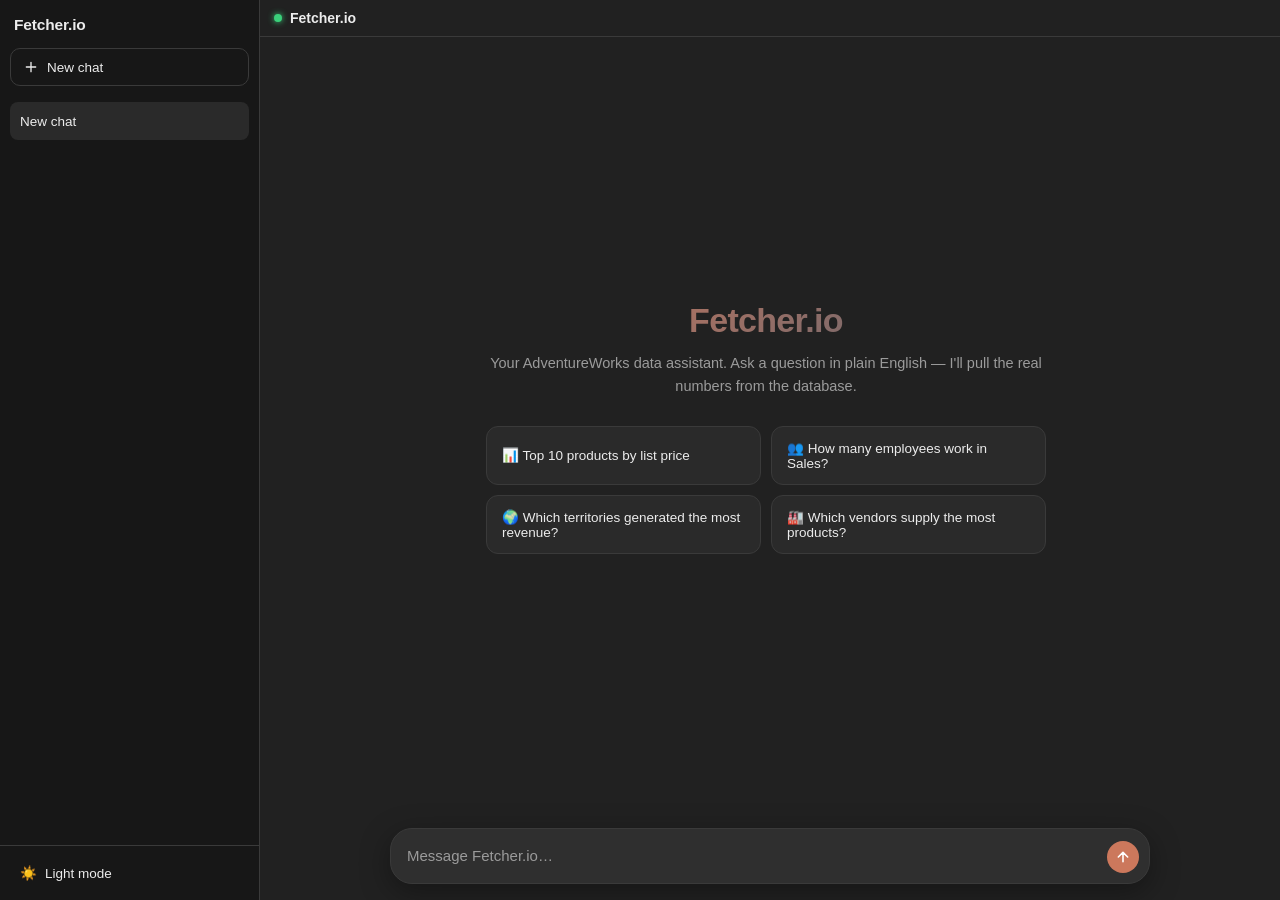
<file: chatbot_ui/index.html>
<!DOCTYPE html>
<html lang="en" data-theme="dark">
<head>
  <meta charset="UTF-8" />
  <meta name="viewport" content="width=device-width, initial-scale=1.0" />
  <title>Fetcher.io</title>
  <link rel="stylesheet" href="style.css" />
</head>
<body>
  <div class="app" id="app">
    <div class="sidebar-backdrop" id="sidebarBackdrop"></div>

    <aside class="sidebar" id="sidebar">
      <div class="sidebar-brand">Fetcher.io</div>
      <div class="sidebar-top">
        <button id="newChatBtn" class="new-chat-btn" type="button">
          <svg width="16" height="16" viewBox="0 0 24 24" fill="none" stroke="currentColor" stroke-width="2" stroke-linecap="round" stroke-linejoin="round"><path d="M12 5v14M5 12h14"/></svg>
          <span>New chat</span>
        </button>
      </div>

      <nav class="conversation-list" id="conversationList"></nav>

      <div class="sidebar-bottom">
        <button id="themeToggle" class="icon-text-btn" type="button">
          <span id="themeIcon">☀️</span>
          <span id="themeLabel">Light mode</span>
        </button>
      </div>
    </aside>

    <div class="main">
      <header class="topbar">
        <button id="sidebarToggle" class="icon-btn" type="button" aria-label="Toggle sidebar">
          <svg width="20" height="20" viewBox="0 0 24 24" fill="none" stroke="currentColor" stroke-width="2" stroke-linecap="round" stroke-linejoin="round"><path d="M3 6h18M3 12h18M3 18h18"/></svg>
        </button>
        <div class="topbar-title">
          <span class="dot"></span>
          <span>Fetcher.io</span>
        </div>
        <div class="topbar-spacer"></div>
      </header>

      <main id="messages" class="messages">
        <div class="hero" id="hero">
          <div class="hero-inner">
            <h1 class="hero-title">Fetcher.io</h1>
            <p class="hero-subtitle">
              Your AdventureWorks data assistant. Ask a question in plain
              English — I'll pull the real numbers from the database.
            </p>
            <div class="hero-suggestions">
              <button type="button" class="suggestion-card">📊 Top 10 products by list price</button>
              <button type="button" class="suggestion-card">👥 How many employees work in Sales?</button>
              <button type="button" class="suggestion-card">🌍 Which territories generated the most revenue?</button>
              <button type="button" class="suggestion-card">🏭 Which vendors supply the most products?</button>
            </div>
          </div>
        </div>
        <div class="messages-inner" id="messagesInner"></div>
      </main>

      <div class="composer-wrap">
        <form id="composer" class="composer">
          <textarea
            id="input"
            rows="1"
            autocomplete="off"
            placeholder="Message Fetcher.io…"
            aria-label="Message"
          ></textarea>
          <button id="send" type="submit" aria-label="Send message">
            <svg width="16" height="16" viewBox="0 0 24 24" fill="none" stroke="currentColor" stroke-width="2.4" stroke-linecap="round" stroke-linejoin="round"><path d="M12 19V5M5 12l7-7 7 7"/></svg>
          </button>
        </form>
      </div>
    </div>
  </div>

  <script src="https://cdn.sheetjs.com/xlsx-0.20.3/package/dist/xlsx.full.min.js"></script>
  <script src="app.js"></script>
</body>
</html>
</file>
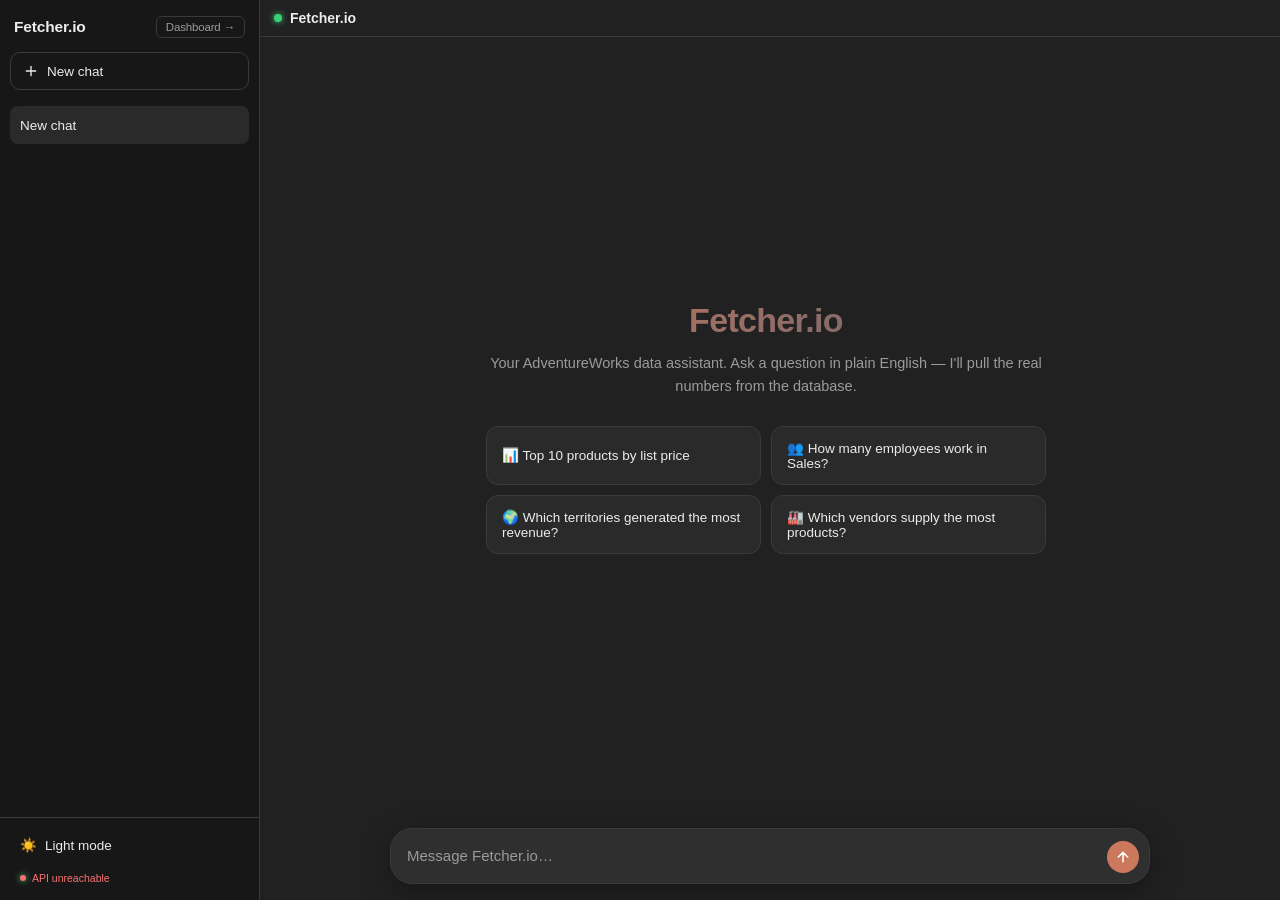
<file: client-side-frontend/chat.html>
<!DOCTYPE html>
<html lang="en" data-theme="dark">
<head>
  <meta charset="UTF-8" />
  <meta name="viewport" content="width=device-width, initial-scale=1.0, viewport-fit=cover" />
  <title>Fetcher.io Chat</title>
  <link rel="stylesheet" href="chat.css" />
</head>
<body>
  <div class="app" id="app">
    <div class="sidebar-backdrop" id="sidebarBackdrop"></div>

    <aside class="sidebar" id="sidebar">
      <div class="sidebar-brand">
        <span>Fetcher.io</span>
        <a class="nav-link" href="index.html">Dashboard →</a>
      </div>
      <div class="sidebar-top">
        <button id="newChatBtn" class="new-chat-btn" type="button">
          <svg width="16" height="16" viewBox="0 0 24 24" fill="none" stroke="currentColor" stroke-width="2" stroke-linecap="round" stroke-linejoin="round"><path d="M12 5v14M5 12h14"/></svg>
          <span>New chat</span>
        </button>
      </div>

      <nav class="conversation-list" id="conversationList"></nav>

      <div class="sidebar-bottom">
        <button id="themeToggle" class="icon-text-btn" type="button">
          <span id="themeIcon">☀️</span>
          <span id="themeLabel">Light mode</span>
        </button>
        <div id="apiStatus" class="api-status"><span class="dot"></span><span id="apiStatusText">Checking API…</span></div>
      </div>
    </aside>

    <div class="main">
      <header class="topbar">
        <button id="sidebarToggle" class="icon-btn" type="button" aria-label="Toggle sidebar">
          <svg width="20" height="20" viewBox="0 0 24 24" fill="none" stroke="currentColor" stroke-width="2" stroke-linecap="round" stroke-linejoin="round"><path d="M3 6h18M3 12h18M3 18h18"/></svg>
        </button>
        <div class="topbar-title">
          <span class="dot"></span>
          <span>Fetcher.io</span>
        </div>
        <div class="topbar-spacer"></div>
      </header>

      <main id="messages" class="messages">
        <div class="hero" id="hero">
          <div class="hero-inner">
            <h1 class="hero-title">Fetcher.io</h1>
            <p class="hero-subtitle">
              Your AdventureWorks data assistant. Ask a question in plain
              English — I'll pull the real numbers from the database.
            </p>
            <div class="hero-suggestions">
              <button type="button" class="suggestion-card">📊 Top 10 products by list price</button>
              <button type="button" class="suggestion-card">👥 How many employees work in Sales?</button>
              <button type="button" class="suggestion-card">🌍 Which territories generated the most revenue?</button>
              <button type="button" class="suggestion-card">🏭 Which vendors supply the most products?</button>
            </div>
          </div>
        </div>
        <div class="messages-inner" id="messagesInner"></div>
      </main>

      <div class="composer-wrap">
        <form id="composer" class="composer">
          <textarea
            id="input"
            rows="1"
            autocomplete="off"
            placeholder="Message Fetcher.io…"
            aria-label="Message"
          ></textarea>
          <button id="send" type="submit" aria-label="Send message">
            <svg width="16" height="16" viewBox="0 0 24 24" fill="none" stroke="currentColor" stroke-width="2.4" stroke-linecap="round" stroke-linejoin="round"><path d="M12 19V5M5 12l7-7 7 7"/></svg>
          </button>
        </form>
      </div>
    </div>
  </div>

  <script src="https://cdn.sheetjs.com/xlsx-0.20.3/package/dist/xlsx.full.min.js"></script>
  <script src="config.js"></script>
  <script src="chat.js"></script>
</body>
</html>
</file>
<file: chatbot_ui/style.css>
:root[data-theme="dark"] {
  --bg: #212121;
  --bg-alt: #2a2a2a;
  --sidebar-bg: #171717;
  --sidebar-hover: #212121;
  --sidebar-active: #2a2a2a;
  --panel-2: #2f2f2f;
  --border: #3a3a3a;
  --text: #ececec;
  --muted: #9b9b9b;
  --accent: #cc785c;
  --accent-text: #ffffff;
  --user-avatar: #5c6370;
  --bot-avatar: #cc785c;
  --input-bg: #2f2f2f;
  --shadow: 0 8px 30px rgba(0, 0, 0, 0.35);
  --code-bg: #0e0e0e;
  --scrollbar: #4a4a4a;
}

:root[data-theme="light"] {
  --bg: #ffffff;
  --bg-alt: #f7f7f8;
  --sidebar-bg: #f9f9f9;
  --sidebar-hover: #ececec;
  --sidebar-active: #e5e5e5;
  --panel-2: #f2f2f3;
  --border: #e3e3e3;
  --text: #2b2c2f;
  --muted: #6e6e80;
  --accent: #cc785c;
  --accent-text: #ffffff;
  --user-avatar: #5c6370;
  --bot-avatar: #cc785c;
  --input-bg: #ffffff;
  --shadow: 0 8px 24px rgba(0, 0, 0, 0.08);
  --code-bg: #f2f2f3;
  --scrollbar: #d9d9df;
}

* { box-sizing: border-box; }

html, body {
  margin: 0;
  height: 100%;
  overflow: hidden;
  background: var(--bg);
  color: var(--text);
  font-family: -apple-system, BlinkMacSystemFont, "Segoe UI", Roboto, "Helvetica Neue", Arial, sans-serif;
  -webkit-font-smoothing: antialiased;
}

button { font-family: inherit; }

/* ── layout ─────────────────────────────────────────────────────────────── */

.app {
  display: flex;
  height: 100vh;
  width: 100%;
}

.sidebar-backdrop {
  display: none;
  position: fixed;
  inset: 0;
  background: rgba(0, 0, 0, 0.45);
  z-index: 15;
}

.sidebar {
  width: 260px;
  flex-shrink: 0;
  background: var(--sidebar-bg);
  display: flex;
  flex-direction: column;
  border-right: 1px solid var(--border);
  transition: margin-left 0.2s ease;
}

.sidebar-brand {
  display: flex;
  align-items: center;
  gap: 8px;
  padding: 16px 14px 4px;
  font-size: 15.5px;
  font-weight: 700;
  letter-spacing: -0.01em;
  color: var(--text);
}

.sidebar-top { padding: 10px; }

.new-chat-btn {
  width: 100%;
  display: flex;
  align-items: center;
  gap: 8px;
  padding: 10px 12px;
  border-radius: 10px;
  border: 1px solid var(--border);
  background: transparent;
  color: var(--text);
  font-size: 13.5px;
  font-weight: 500;
  cursor: pointer;
  transition: background 0.15s;
}
.new-chat-btn:hover { background: var(--sidebar-hover); }

.conversation-list {
  flex: 1;
  overflow-y: auto;
  padding: 6px 10px;
  display: flex;
  flex-direction: column;
  gap: 2px;
}

.conversation-item {
  display: flex;
  align-items: center;
  gap: 8px;
  padding: 9px 10px;
  border-radius: 8px;
  cursor: pointer;
  color: var(--text);
  font-size: 13.5px;
  position: relative;
}
.conversation-item:hover { background: var(--sidebar-hover); }
.conversation-item.active { background: var(--sidebar-active); }

.conversation-title {
  flex: 1;
  overflow: hidden;
  text-overflow: ellipsis;
  white-space: nowrap;
}

.conversation-delete {
  opacity: 0;
  background: none;
  border: none;
  color: var(--muted);
  cursor: pointer;
  padding: 3px;
  border-radius: 5px;
  display: flex;
  align-items: center;
  justify-content: center;
  flex-shrink: 0;
}
.conversation-item:hover .conversation-delete { opacity: 1; }
.conversation-delete:hover { background: var(--border); color: var(--text); }

.sidebar-bottom {
  padding: 10px;
  border-top: 1px solid var(--border);
}

.icon-text-btn {
  width: 100%;
  display: flex;
  align-items: center;
  gap: 8px;
  padding: 9px 10px;
  border-radius: 8px;
  border: none;
  background: transparent;
  color: var(--text);
  font-size: 13.5px;
  cursor: pointer;
}
.icon-text-btn:hover { background: var(--sidebar-hover); }

/* ── main column ────────────────────────────────────────────────────────── */

.main {
  flex: 1;
  min-width: 0;
  display: flex;
  flex-direction: column;
  height: 100vh;
  background: var(--bg);
}

.topbar {
  display: flex;
  align-items: center;
  gap: 10px;
  padding: 10px 14px;
  border-bottom: 1px solid var(--border);
  flex-shrink: 0;
}

.icon-btn {
  background: none;
  border: none;
  color: var(--text);
  cursor: pointer;
  padding: 6px;
  border-radius: 8px;
  display: none;
  align-items: center;
  justify-content: center;
}
.icon-btn:hover { background: var(--bg-alt); }

.topbar-title {
  display: flex;
  align-items: center;
  gap: 8px;
  font-size: 14px;
  font-weight: 600;
}
.topbar-spacer { flex: 1; }

.dot {
  width: 8px; height: 8px; border-radius: 50%;
  background: #3ad07a; box-shadow: 0 0 6px #3ad07a;
}

.messages {
  flex: 1;
  overflow-y: auto;
  scrollbar-gutter: stable;
}
.messages::-webkit-scrollbar { width: 8px; }
.messages::-webkit-scrollbar-thumb { background: var(--scrollbar); border-radius: 8px; }

/* ── empty-state hero (shown until the first message is sent) ─────────── */

.messages.has-hero {
  display: flex;
  align-items: center;
  justify-content: center;
}
.messages.has-hero .messages-inner { display: none; }

.hero {
  display: none;
  width: 100%;
  padding: 20px;
}
.messages.has-hero .hero {
  display: flex;
  justify-content: center;
}

.hero-inner {
  max-width: 560px;
  width: 100%;
  text-align: center;
}

.hero-title {
  font-size: 34px;
  font-weight: 700;
  letter-spacing: -0.02em;
  margin: 0 0 12px;
  background: linear-gradient(135deg, var(--accent), var(--user-avatar));
  -webkit-background-clip: text;
  background-clip: text;
  color: transparent;
}

.hero-subtitle {
  font-size: 14.5px;
  color: var(--muted);
  line-height: 1.6;
  margin: 0 0 28px;
}

.hero-suggestions {
  display: grid;
  grid-template-columns: 1fr 1fr;
  gap: 10px;
}

.suggestion-card {
  text-align: left;
  padding: 13px 15px;
  border-radius: 12px;
  border: 1px solid var(--border);
  background: var(--bg-alt);
  color: var(--text);
  font-size: 13.5px;
  font-family: inherit;
  cursor: pointer;
  transition: background 0.15s, border-color 0.15s, transform 0.1s;
}
.suggestion-card:hover {
  background: var(--panel-2);
  border-color: var(--accent);
}
.suggestion-card:active { transform: scale(0.98); }

@media (max-width: 560px) {
  .hero-suggestions { grid-template-columns: 1fr; }
  .hero-title { font-size: 28px; }
}

.messages-inner {
  max-width: 760px;
  margin: 0 auto;
  padding: 24px 20px 40px;
  display: flex;
  flex-direction: column;
  gap: 2px;
}

/* ── message rows ───────────────────────────────────────────────────────── */

.msg-row {
  display: flex;
  padding: 16px 0;
  border-radius: 12px;
}
.msg-row.bot { background: transparent; }

.msg-inner {
  display: flex;
  gap: 14px;
  width: 100%;
  align-items: flex-start;
}

.avatar {
  width: 30px;
  height: 30px;
  border-radius: 8px;
  flex-shrink: 0;
  display: flex;
  align-items: center;
  justify-content: center;
  font-size: 12.5px;
  font-weight: 700;
  color: #fff;
}
.avatar.user-avatar { background: var(--user-avatar); }
.avatar.bot-avatar { background: var(--bot-avatar); }

.msg-content {
  flex: 1;
  min-width: 0;
  position: relative;
}

.bubble {
  font-size: 15px;
  line-height: 1.65;
  word-wrap: break-word;
}
.bubble p { margin: 0 0 10px; }
.bubble p:last-child { margin-bottom: 0; }
.bubble ul, .bubble ol { margin: 0 0 10px; padding-left: 22px; }
.bubble li { margin-bottom: 4px; }
.bubble strong { font-weight: 700; }
.bubble a { color: var(--accent); text-decoration: underline; }
.bubble code {
  background: var(--code-bg);
  border-radius: 4px;
  padding: 2px 5px;
  font-size: 0.88em;
  font-family: "SFMono-Regular", Consolas, "Liberation Mono", Menlo, monospace;
}
.bubble pre.code-block {
  background: var(--code-bg);
  border-radius: 8px;
  padding: 12px 14px;
  overflow-x: auto;
  margin: 0 0 10px;
}
.bubble pre.code-block code {
  background: none;
  padding: 0;
  font-size: 13px;
  line-height: 1.5;
  color: var(--text);
}

.msg-actions {
  display: flex;
  gap: 4px;
  margin-top: 6px;
  opacity: 0;
  transition: opacity 0.12s;
}
.msg-row:hover .msg-actions { opacity: 1; }

.copy-btn {
  display: flex;
  align-items: center;
  gap: 5px;
  background: none;
  border: none;
  color: var(--muted);
  font-size: 12px;
  padding: 4px 6px;
  border-radius: 6px;
  cursor: pointer;
}
.copy-btn:hover { background: var(--bg-alt); color: var(--text); }

/* ── data table block ──────────────────────────────────────────────────── */

.table-block { margin-top: 10px; width: 100%; }

.table-toolbar {
  display: flex;
  align-items: center;
  justify-content: space-between;
  gap: 10px;
  padding: 8px 10px;
  background: var(--panel-2);
  border: 1px solid var(--border);
  border-bottom: none;
  border-radius: 10px 10px 0 0;
}
.table-count { font-size: 12px; color: var(--muted); }
.table-actions { display: flex; gap: 8px; }
.dl-btn {
  padding: 5px 12px;
  font-size: 12px;
  font-weight: 600;
  color: var(--text);
  background: var(--bg);
  border: 1px solid var(--border);
  border-radius: 7px;
  cursor: pointer;
  transition: background .15s, border-color .15s;
}
.dl-btn:hover { background: var(--accent); border-color: var(--accent); color: #fff; }

.table-wrap {
  width: 100%;
  overflow-x: auto;
  border: 1px solid var(--border);
  border-radius: 0 0 10px 10px;
  background: var(--bg-alt);
}
table { border-collapse: collapse; width: 100%; font-size: 12.5px; }
th, td {
  padding: 8px 10px;
  text-align: left;
  border-bottom: 1px solid var(--border);
  white-space: nowrap;
}
th { background: var(--panel-2); color: var(--accent); font-weight: 600; position: sticky; top: 0; }
tr:last-child td { border-bottom: none; }
.td-null { color: var(--muted); font-style: italic; }

/* ── typing indicator ───────────────────────────────────────────────────── */

.typing .bubble { display: inline-flex; gap: 4px; align-items: center; height: 20px; }
.typing span {
  width: 6px; height: 6px; border-radius: 50%; background: var(--muted);
  animation: blink 1.2s infinite both;
}
.typing span:nth-child(2) { animation-delay: .2s; }
.typing span:nth-child(3) { animation-delay: .4s; }
@keyframes blink { 0%, 80%, 100% { opacity: .2; } 40% { opacity: 1; } }

/* ── composer ───────────────────────────────────────────────────────────── */

.composer-wrap {
  flex-shrink: 0;
  padding: 10px 20px 16px;
}

.composer {
  max-width: 760px;
  margin: 0 auto;
  display: flex;
  align-items: flex-end;
  gap: 8px;
  padding: 10px 10px 10px 16px;
  border-radius: 22px;
  border: 1px solid var(--border);
  background: var(--input-bg);
  box-shadow: var(--shadow);
}

#input {
  flex: 1;
  resize: none;
  max-height: 200px;
  border: none;
  outline: none;
  background: transparent;
  color: var(--text);
  font-size: 15px;
  line-height: 1.5;
  padding: 6px 0;
  font-family: inherit;
}
#input::placeholder { color: var(--muted); }

#send {
  width: 32px;
  height: 32px;
  flex-shrink: 0;
  border-radius: 50%;
  border: none;
  background: var(--accent);
  color: #fff;
  display: flex;
  align-items: center;
  justify-content: center;
  cursor: pointer;
  transition: opacity 0.15s;
}
#send:disabled { opacity: .35; cursor: not-allowed; }

/* ── responsive (mobile sidebar becomes an overlay) ────────────────────── */

@media (max-width: 820px) {
  .icon-btn { display: flex; }

  .sidebar {
    position: fixed;
    top: 0;
    left: 0;
    bottom: 0;
    z-index: 20;
    margin-left: -260px;
  }
  .app.sidebar-open .sidebar { margin-left: 0; }
  .app.sidebar-open .sidebar-backdrop { display: block; }

  .messages-inner { padding: 16px 14px 32px; }
  .composer-wrap { padding: 8px 12px 12px; }
}
</file>
<file: client-side-frontend/chat.css>
:root[data-theme="dark"] {
  --bg: #212121;
  --bg-alt: #2a2a2a;
  --sidebar-bg: #171717;
  --sidebar-hover: #212121;
  --sidebar-active: #2a2a2a;
  --panel-2: #2f2f2f;
  --border: #3a3a3a;
  --text: #ececec;
  --muted: #9b9b9b;
  --accent: #cc785c;
  --accent-text: #ffffff;
  --user-avatar: #5c6370;
  --bot-avatar: #cc785c;
  --input-bg: #2f2f2f;
  --shadow: 0 8px 30px rgba(0, 0, 0, 0.35);
  --code-bg: #0e0e0e;
  --scrollbar: #4a4a4a;
}

:root[data-theme="light"] {
  --bg: #ffffff;
  --bg-alt: #f7f7f8;
  --sidebar-bg: #f9f9f9;
  --sidebar-hover: #ececec;
  --sidebar-active: #e5e5e5;
  --panel-2: #f2f2f3;
  --border: #e3e3e3;
  --text: #2b2c2f;
  --muted: #6e6e80;
  --accent: #cc785c;
  --accent-text: #ffffff;
  --user-avatar: #5c6370;
  --bot-avatar: #cc785c;
  --input-bg: #ffffff;
  --shadow: 0 8px 24px rgba(0, 0, 0, 0.08);
  --code-bg: #f2f2f3;
  --scrollbar: #d9d9df;
}

* { box-sizing: border-box; }

html, body {
  margin: 0;
  height: 100%;
  overflow: hidden;
  background: var(--bg);
  color: var(--text);
  font-family: -apple-system, BlinkMacSystemFont, "Segoe UI", Roboto, "Helvetica Neue", Arial, sans-serif;
  -webkit-font-smoothing: antialiased;
}

button { font-family: inherit; }

/* ── layout ─────────────────────────────────────────────────────────────── */

.app {
  display: flex;
  height: 100vh;
  width: 100%;
}

.sidebar-backdrop {
  display: none;
  position: fixed;
  inset: 0;
  background: rgba(0, 0, 0, 0.45);
  z-index: 15;
}

.sidebar {
  width: 260px;
  flex-shrink: 0;
  background: var(--sidebar-bg);
  display: flex;
  flex-direction: column;
  border-right: 1px solid var(--border);
  transition: margin-left 0.2s ease;
}

.sidebar-brand {
  display: flex;
  align-items: center;
  justify-content: space-between;
  gap: 8px;
  padding: 16px 14px 4px;
  font-size: 15.5px;
  font-weight: 700;
  letter-spacing: -0.01em;
  color: var(--text);
}

.nav-link {
  color: var(--muted);
  text-decoration: none;
  font-size: 11.5px;
  font-weight: 500;
  border: 1px solid var(--border);
  border-radius: 6px;
  padding: 4px 9px;
  transition: color 0.15s, border-color 0.15s;
}
.nav-link:hover { color: var(--text); border-color: var(--accent); }

.sidebar-top { padding: 10px; }

.new-chat-btn {
  width: 100%;
  display: flex;
  align-items: center;
  gap: 8px;
  padding: 10px 12px;
  border-radius: 10px;
  border: 1px solid var(--border);
  background: transparent;
  color: var(--text);
  font-size: 13.5px;
  font-weight: 500;
  cursor: pointer;
  transition: background 0.15s;
}
.new-chat-btn:hover { background: var(--sidebar-hover); }

.conversation-list {
  flex: 1;
  overflow-y: auto;
  padding: 6px 10px;
  display: flex;
  flex-direction: column;
  gap: 2px;
}

.conversation-item {
  display: flex;
  align-items: center;
  gap: 8px;
  padding: 9px 10px;
  border-radius: 8px;
  cursor: pointer;
  color: var(--text);
  font-size: 13.5px;
  position: relative;
}
.conversation-item:hover { background: var(--sidebar-hover); }
.conversation-item.active { background: var(--sidebar-active); }

.conversation-title {
  flex: 1;
  overflow: hidden;
  text-overflow: ellipsis;
  white-space: nowrap;
}

.conversation-delete {
  opacity: 0;
  background: none;
  border: none;
  color: var(--muted);
  cursor: pointer;
  padding: 3px;
  border-radius: 5px;
  display: flex;
  align-items: center;
  justify-content: center;
  flex-shrink: 0;
}
.conversation-item:hover .conversation-delete { opacity: 1; }
.conversation-delete:hover { background: var(--border); color: var(--text); }

.sidebar-bottom {
  padding: 10px;
  border-top: 1px solid var(--border);
  display: flex;
  flex-direction: column;
  gap: 4px;
}

.icon-text-btn {
  width: 100%;
  display: flex;
  align-items: center;
  gap: 8px;
  padding: 9px 10px;
  border-radius: 8px;
  border: none;
  background: transparent;
  color: var(--text);
  font-size: 13.5px;
  cursor: pointer;
}
.icon-text-btn:hover { background: var(--sidebar-hover); }

.api-status {
  align-items: center;
  border-radius: 4px;
  display: inline-flex;
  font-size: 10.5px;
  font-weight: 500;
  gap: 6px;
  padding: 6px 10px;
  color: var(--muted);
}
.api-status .dot { width: 6px; height: 6px; border-radius: 50%; background: var(--muted); flex-shrink: 0; }
.api-status.online .dot  { background: #3ad07a; }
.api-status.offline .dot { background: #f87171; }
.api-status.online  { color: #3ad07a; }
.api-status.offline { color: #f87171; }

/* ── main column ────────────────────────────────────────────────────────── */

.main {
  flex: 1;
  min-width: 0;
  display: flex;
  flex-direction: column;
  height: 100vh;
  background: var(--bg);
}

.topbar {
  display: flex;
  align-items: center;
  gap: 10px;
  padding: 10px 14px;
  border-bottom: 1px solid var(--border);
  flex-shrink: 0;
}

.icon-btn {
  background: none;
  border: none;
  color: var(--text);
  cursor: pointer;
  padding: 6px;
  border-radius: 8px;
  display: none;
  align-items: center;
  justify-content: center;
}
.icon-btn:hover { background: var(--bg-alt); }

.topbar-title {
  display: flex;
  align-items: center;
  gap: 8px;
  font-size: 14px;
  font-weight: 600;
}
.topbar-spacer { flex: 1; }

.dot {
  width: 8px; height: 8px; border-radius: 50%;
  background: #3ad07a; box-shadow: 0 0 6px #3ad07a;
}

.messages {
  flex: 1;
  overflow-y: auto;
  scrollbar-gutter: stable;
}
.messages::-webkit-scrollbar { width: 8px; }
.messages::-webkit-scrollbar-thumb { background: var(--scrollbar); border-radius: 8px; }

/* ── empty-state hero (shown until the first message is sent) ─────────── */

.messages.has-hero {
  display: flex;
  align-items: center;
  justify-content: center;
}
.messages.has-hero .messages-inner { display: none; }

.hero {
  display: none;
  width: 100%;
  padding: 20px;
}
.messages.has-hero .hero {
  display: flex;
  justify-content: center;
}

.hero-inner {
  max-width: 560px;
  width: 100%;
  text-align: center;
}

.hero-title {
  font-size: 34px;
  font-weight: 700;
  letter-spacing: -0.02em;
  margin: 0 0 12px;
  background: linear-gradient(135deg, var(--accent), var(--user-avatar));
  -webkit-background-clip: text;
  background-clip: text;
  color: transparent;
}

.hero-subtitle {
  font-size: 14.5px;
  color: var(--muted);
  line-height: 1.6;
  margin: 0 0 28px;
}

.hero-suggestions {
  display: grid;
  grid-template-columns: 1fr 1fr;
  gap: 10px;
}

.suggestion-card {
  text-align: left;
  padding: 13px 15px;
  border-radius: 12px;
  border: 1px solid var(--border);
  background: var(--bg-alt);
  color: var(--text);
  font-size: 13.5px;
  font-family: inherit;
  cursor: pointer;
  transition: background 0.15s, border-color 0.15s, transform 0.1s;
}
.suggestion-card:hover {
  background: var(--panel-2);
  border-color: var(--accent);
}
.suggestion-card:active { transform: scale(0.98); }

@media (max-width: 560px) {
  .hero-suggestions { grid-template-columns: 1fr; }
  .hero-title { font-size: 28px; }
}

.messages-inner {
  max-width: 760px;
  margin: 0 auto;
  padding: 24px 20px 40px;
  display: flex;
  flex-direction: column;
  gap: 2px;
}

/* ── message rows ───────────────────────────────────────────────────────── */

.msg-row {
  display: flex;
  padding: 16px 0;
  border-radius: 12px;
}
.msg-row.bot { background: transparent; }

.msg-inner {
  display: flex;
  gap: 14px;
  width: 100%;
  align-items: flex-start;
}

.avatar {
  width: 30px;
  height: 30px;
  border-radius: 8px;
  flex-shrink: 0;
  display: flex;
  align-items: center;
  justify-content: center;
  font-size: 12.5px;
  font-weight: 700;
  color: #fff;
}
.avatar.user-avatar { background: var(--user-avatar); }
.avatar.bot-avatar { background: var(--bot-avatar); }

.msg-content {
  flex: 1;
  min-width: 0;
  position: relative;
}

.bubble {
  font-size: 15px;
  line-height: 1.65;
  word-wrap: break-word;
}
.bubble p { margin: 0 0 10px; }
.bubble p:last-child { margin-bottom: 0; }
.bubble ul, .bubble ol { margin: 0 0 10px; padding-left: 22px; }
.bubble li { margin-bottom: 4px; }
.bubble strong { font-weight: 700; }
.bubble a { color: var(--accent); text-decoration: underline; }
.bubble code {
  background: var(--code-bg);
  border-radius: 4px;
  padding: 2px 5px;
  font-size: 0.88em;
  font-family: "SFMono-Regular", Consolas, "Liberation Mono", Menlo, monospace;
}
.bubble pre.code-block {
  background: var(--code-bg);
  border-radius: 8px;
  padding: 12px 14px;
  overflow-x: auto;
  margin: 0 0 10px;
}
.bubble pre.code-block code {
  background: none;
  padding: 0;
  font-size: 13px;
  line-height: 1.5;
  color: var(--text);
}

.msg-actions {
  display: flex;
  gap: 4px;
  margin-top: 6px;
  opacity: 0;
  transition: opacity 0.12s;
}
.msg-row:hover .msg-actions { opacity: 1; }

.copy-btn {
  display: flex;
  align-items: center;
  gap: 5px;
  background: none;
  border: none;
  color: var(--muted);
  font-size: 12px;
  padding: 4px 6px;
  border-radius: 6px;
  cursor: pointer;
}
.copy-btn:hover { background: var(--bg-alt); color: var(--text); }

/* ── data table block ──────────────────────────────────────────────────── */

.table-block { margin-top: 10px; width: 100%; }

.table-toolbar {
  display: flex;
  align-items: center;
  justify-content: space-between;
  gap: 10px;
  padding: 8px 10px;
  background: var(--panel-2);
  border: 1px solid var(--border);
  border-bottom: none;
  border-radius: 10px 10px 0 0;
}
.table-count { font-size: 12px; color: var(--muted); }
.table-actions { display: flex; gap: 8px; }
.dl-btn {
  padding: 5px 12px;
  font-size: 12px;
  font-weight: 600;
  color: var(--text);
  background: var(--bg);
  border: 1px solid var(--border);
  border-radius: 7px;
  cursor: pointer;
  transition: background .15s, border-color .15s;
}
.dl-btn:hover { background: var(--accent); border-color: var(--accent); color: #fff; }

.table-wrap {
  width: 100%;
  overflow-x: auto;
  border: 1px solid var(--border);
  border-radius: 0 0 10px 10px;
  background: var(--bg-alt);
}
table { border-collapse: collapse; width: 100%; font-size: 12.5px; }
th, td {
  padding: 8px 10px;
  text-align: left;
  border-bottom: 1px solid var(--border);
  white-space: nowrap;
}
th { background: var(--panel-2); color: var(--accent); font-weight: 600; position: sticky; top: 0; }
tr:last-child td { border-bottom: none; }
.td-null { color: var(--muted); font-style: italic; }

/* ── typing indicator ───────────────────────────────────────────────────── */

.typing .bubble { display: inline-flex; gap: 4px; align-items: center; height: 20px; }
.typing span {
  width: 6px; height: 6px; border-radius: 50%; background: var(--muted);
  animation: blink 1.2s infinite both;
}
.typing span:nth-child(2) { animation-delay: .2s; }
.typing span:nth-child(3) { animation-delay: .4s; }
@keyframes blink { 0%, 80%, 100% { opacity: .2; } 40% { opacity: 1; } }

/* ── composer ───────────────────────────────────────────────────────────── */

.composer-wrap {
  flex-shrink: 0;
  padding: 10px 20px 16px;
}

.composer {
  max-width: 760px;
  margin: 0 auto;
  display: flex;
  align-items: flex-end;
  gap: 8px;
  padding: 10px 10px 10px 16px;
  border-radius: 22px;
  border: 1px solid var(--border);
  background: var(--input-bg);
  box-shadow: var(--shadow);
}

#input {
  flex: 1;
  resize: none;
  max-height: 200px;
  border: none;
  outline: none;
  background: transparent;
  color: var(--text);
  font-size: 15px;
  line-height: 1.5;
  padding: 6px 0;
  font-family: inherit;
}
#input::placeholder { color: var(--muted); }

#send {
  width: 32px;
  height: 32px;
  flex-shrink: 0;
  border-radius: 50%;
  border: none;
  background: var(--accent);
  color: #fff;
  display: flex;
  align-items: center;
  justify-content: center;
  cursor: pointer;
  transition: opacity 0.15s;
}
#send:disabled { opacity: .35; cursor: not-allowed; }

/* ── responsive (mobile sidebar becomes an overlay) ────────────────────── */

@media (max-width: 820px) {
  .icon-btn { display: flex; width: 40px; height: 40px; }

  .topbar {
    padding-top: max(10px, env(safe-area-inset-top));
  }

  .sidebar {
    position: fixed;
    top: 0;
    left: 0;
    bottom: 0;
    z-index: 20;
    margin-left: -260px;
    width: min(260px, 82vw);
    padding-top: env(safe-area-inset-top);
  }
  .app.sidebar-open .sidebar { margin-left: 0; }
  .app.sidebar-open .sidebar-backdrop { display: block; }

  .messages-inner { padding: 16px 14px 32px; }
  .composer-wrap {
    padding: 8px 12px 12px;
    padding-bottom: max(12px, env(safe-area-inset-bottom));
  }

  /* 16px avoids iOS Safari auto-zooming the page on input focus */
  #input { font-size: 16px; }

  #send { width: 38px; height: 38px; }

  .avatar { width: 28px; height: 28px; }
  .bubble { font-size: 15.5px; }

  .table-wrap { -webkit-overflow-scrolling: touch; }
  th, td { padding: 9px 10px; }

  .dl-btn { padding: 7px 12px; }
  .copy-btn { padding: 6px 8px; }
}

@media (max-width: 380px) {
  .hero-title { font-size: 24px; }
  .hero-subtitle { font-size: 13.5px; margin-bottom: 20px; }
  .sidebar-brand { font-size: 14px; }
}
</file>
